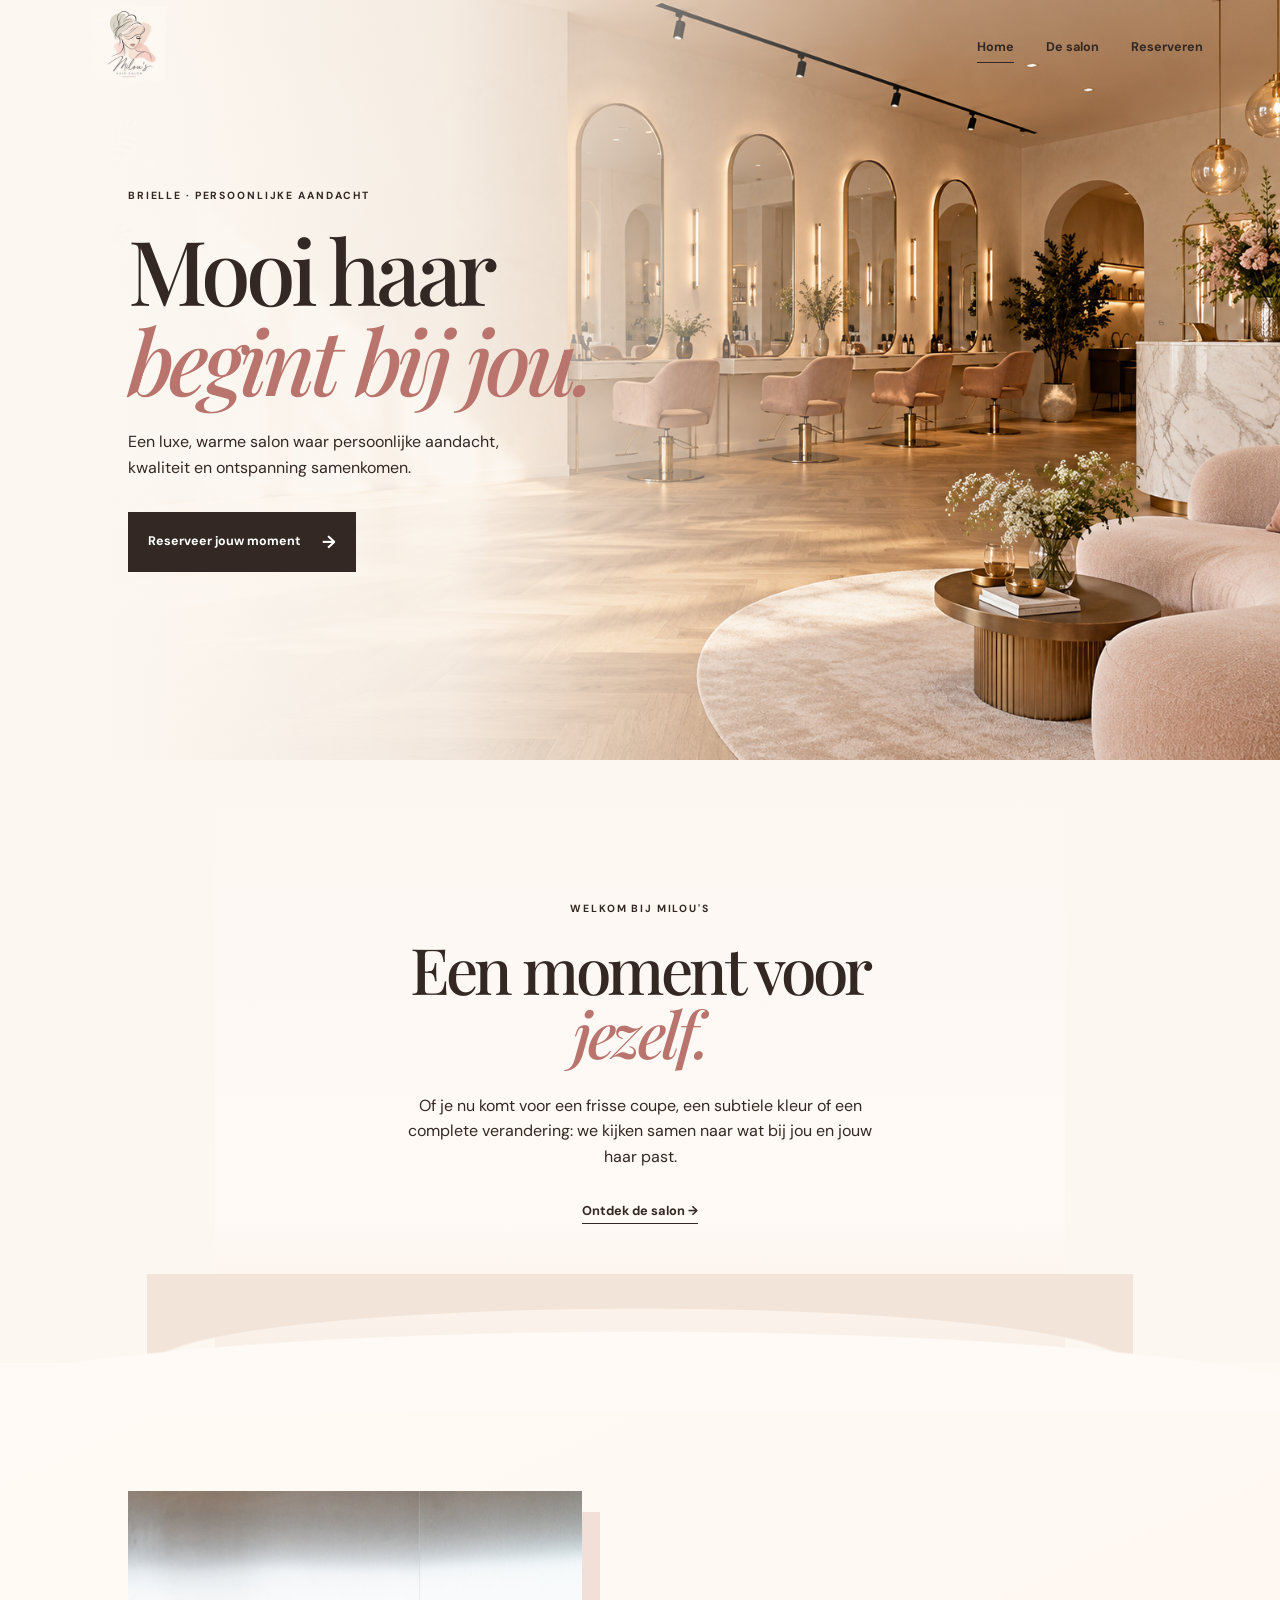
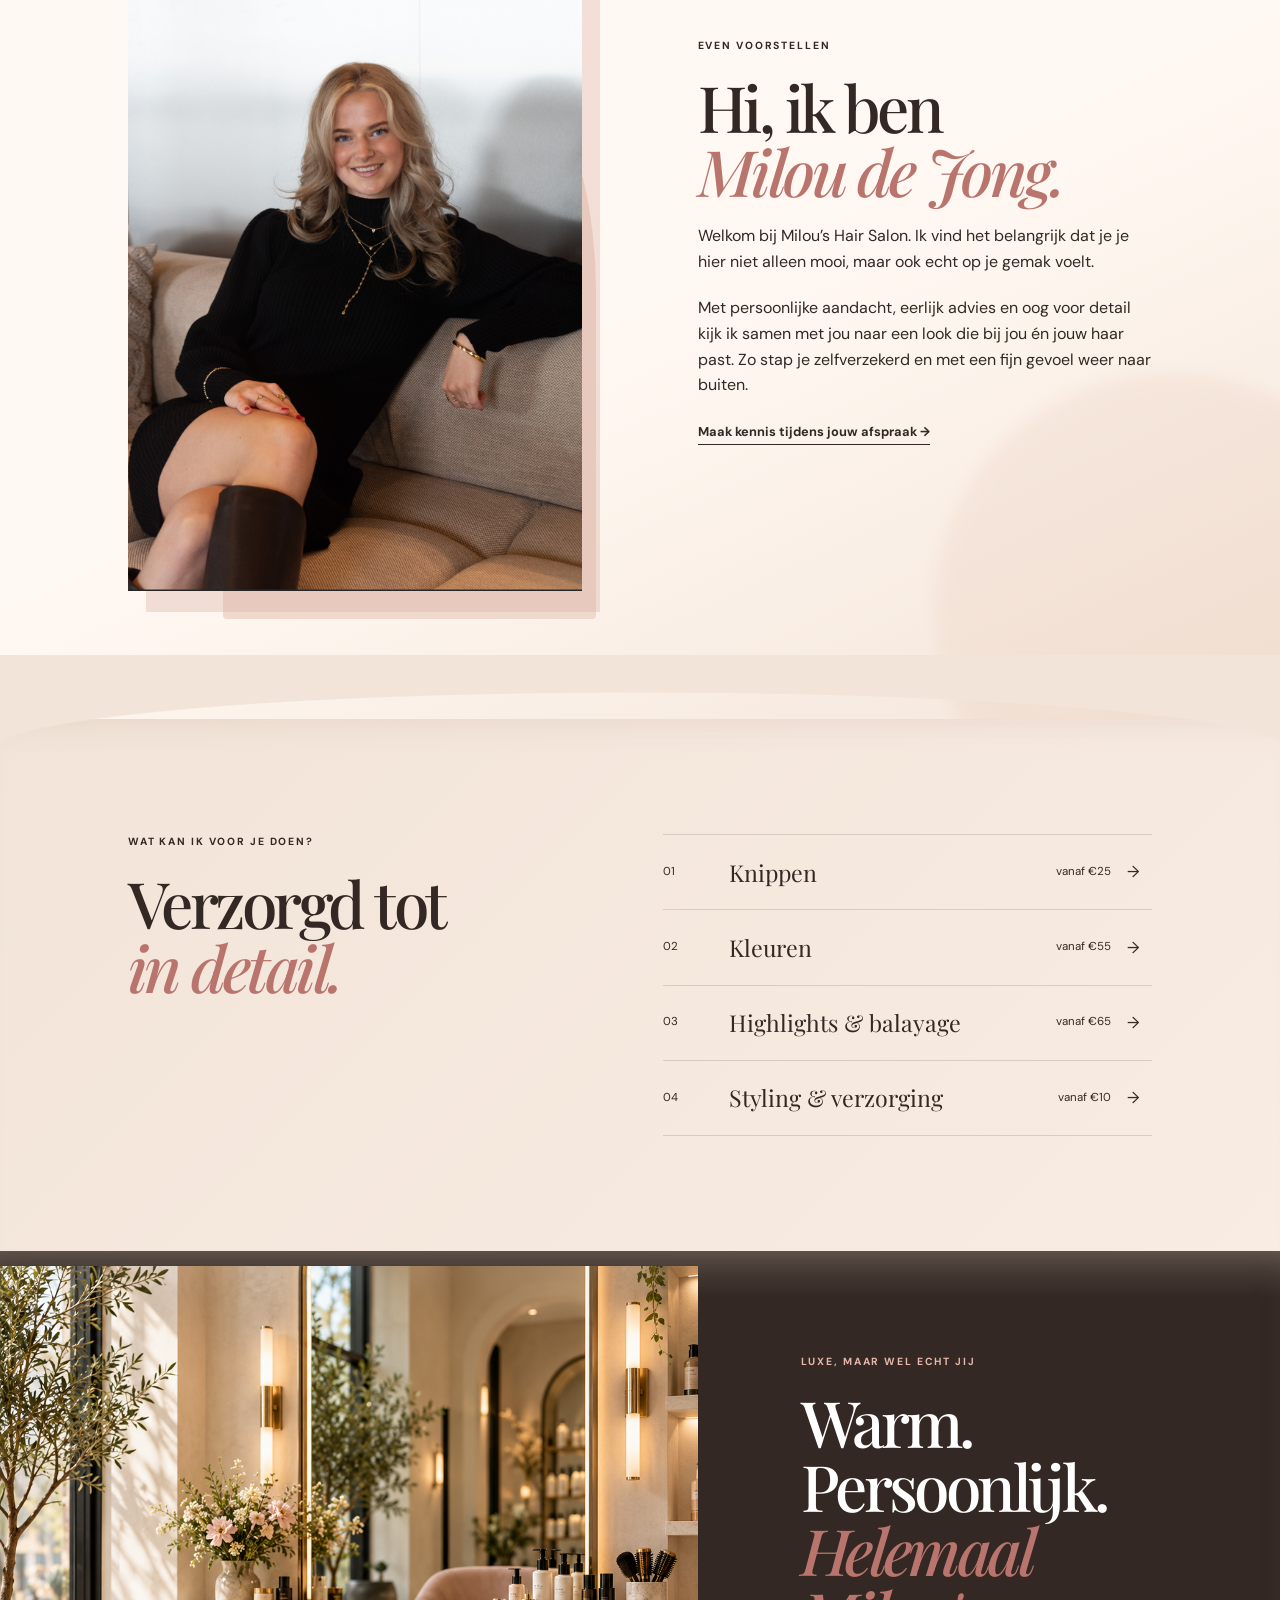
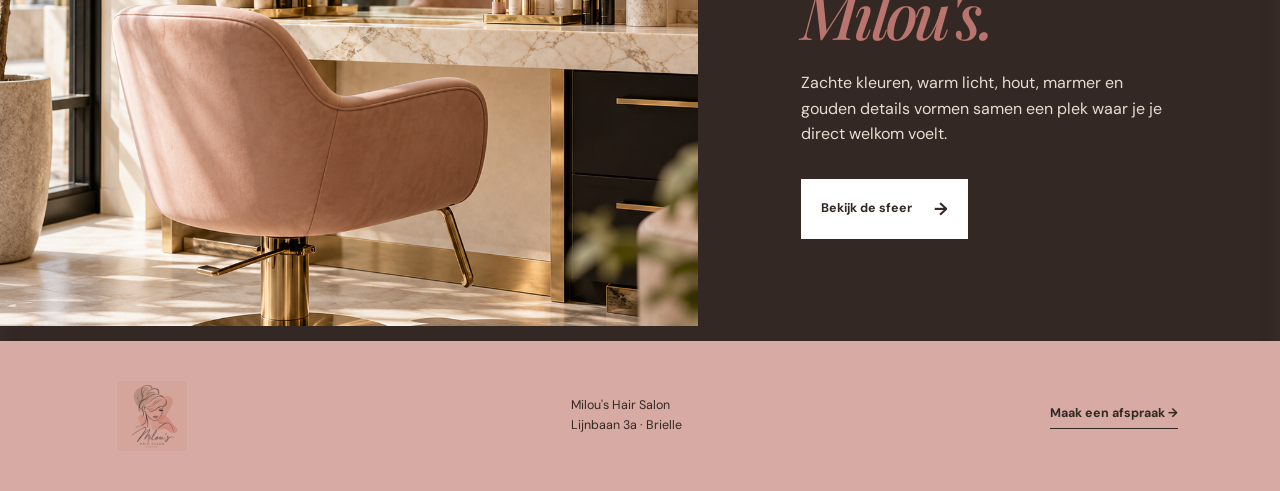
<file: index.html>
<!doctype html><html lang="nl"><head><meta charset="utf-8"><meta name="viewport" content="width=device-width,initial-scale=1"><title>Milou's Hair Salon | Brielle</title><link rel="preconnect" href="https://fonts.googleapis.com"><link rel="preconnect" href="https://fonts.gstatic.com" crossorigin><link href="https://fonts.googleapis.com/css2?family=DM+Sans:wght@400;500;600;700&family=Playfair+Display:ital,wght@0,500;0,600;1,500&display=swap" rel="stylesheet"><link rel="stylesheet" href="styles.css"></head><body><header><a href="index.html" class="brand"><img src="logo-milou.jpg" alt="Milou's Hair Salon"></a><button id="menu">Menu</button><nav><a class="active" href="index.html">Home</a><a href="salon.html">De salon</a><a href="reserveren.html">Reserveren</a></nav></header><main><section class="hero"><img src="salon-hero.png" alt="Interieur van Milou's Hair Salon"><div class="hero-copy"><p class="eyebrow">BRIELLE · PERSOONLIJKE AANDACHT</p><h1>Mooi haar<br><em>begint bij jou.</em></h1><p>Een luxe, warme salon waar persoonlijke aandacht, kwaliteit en ontspanning samenkomen.</p><a class="button" href="reserveren.html">Reserveer jouw moment <b>→</b></a></div><div class="hero-orb"></div></section><section class="intro"><p class="eyebrow">WELKOM BIJ MILOU'S</p><h2>Een moment voor<br><em>jezelf.</em></h2><p>Of je nu komt voor een frisse coupe, een subtiele kleur of een complete verandering: we kijken samen naar wat bij jou en jouw haar past.</p><a class="link" href="salon.html">Ontdek de salon →</a></section><section class="about-milou"><div class="milou-photo"><img src="milou-website.png?v=4" width="632" height="831" loading="eager" decoding="sync" fetchpriority="high" alt="Milou de Jong, eigenaresse van Milou's Hair Salon"></div><div class="milou-copy"><p class="eyebrow">EVEN VOORSTELLEN</p><h2>Hi, ik ben<br><em>Milou de Jong.</em></h2><p>Welkom bij Milou’s Hair Salon. Ik vind het belangrijk dat je je hier niet alleen mooi, maar ook echt op je gemak voelt.</p><p>Met persoonlijke aandacht, eerlijk advies en oog voor detail kijk ik samen met jou naar een look die bij jou én jouw haar past. Zo stap je zelfverzekerd en met een fijn gevoel weer naar buiten.</p><a class="link" href="reserveren.html">Maak kennis tijdens jouw afspraak →</a></div></section><section class="services"><div><p class="eyebrow">WAT KAN IK VOOR JE DOEN?</p><h2>Verzorgd tot<br><em>in detail.</em></h2></div><div class="service-list"><a href="reserveren.html"><span>01</span><b>Knippen</b><small>vanaf €25</small><i>→</i></a><a href="reserveren.html"><span>02</span><b>Kleuren</b><small>vanaf €55</small><i>→</i></a><a href="reserveren.html"><span>03</span><b>Highlights & balayage</b><small>vanaf €65</small><i>→</i></a><a href="reserveren.html"><span>04</span><b>Styling & verzorging</b><small>vanaf €10</small><i>→</i></a></div></section><section class="feature"><div class="feature-img"><img src="salon-chair.png" alt="Luxe kapplek bij Milou's Hair Salon"></div><div><p class="eyebrow">LUXE, MAAR WEL ECHT JIJ</p><h2>Warm. Persoonlijk.<br><em>Helemaal Milou's.</em></h2><p>Zachte kleuren, warm licht, hout, marmer en gouden details vormen samen een plek waar je je direct welkom voelt.</p><a class="button light" href="salon.html">Bekijk de sfeer <b>→</b></a></div></section></main><footer><img src="logo-milou.jpg" alt="Milou's Hair Salon"><p>Milou's Hair Salon<br>Lijnbaan 3a · Brielle</p><a href="reserveren.html">Maak een afspraak →</a></footer><script src="app.js"></script></body></html>
</file>
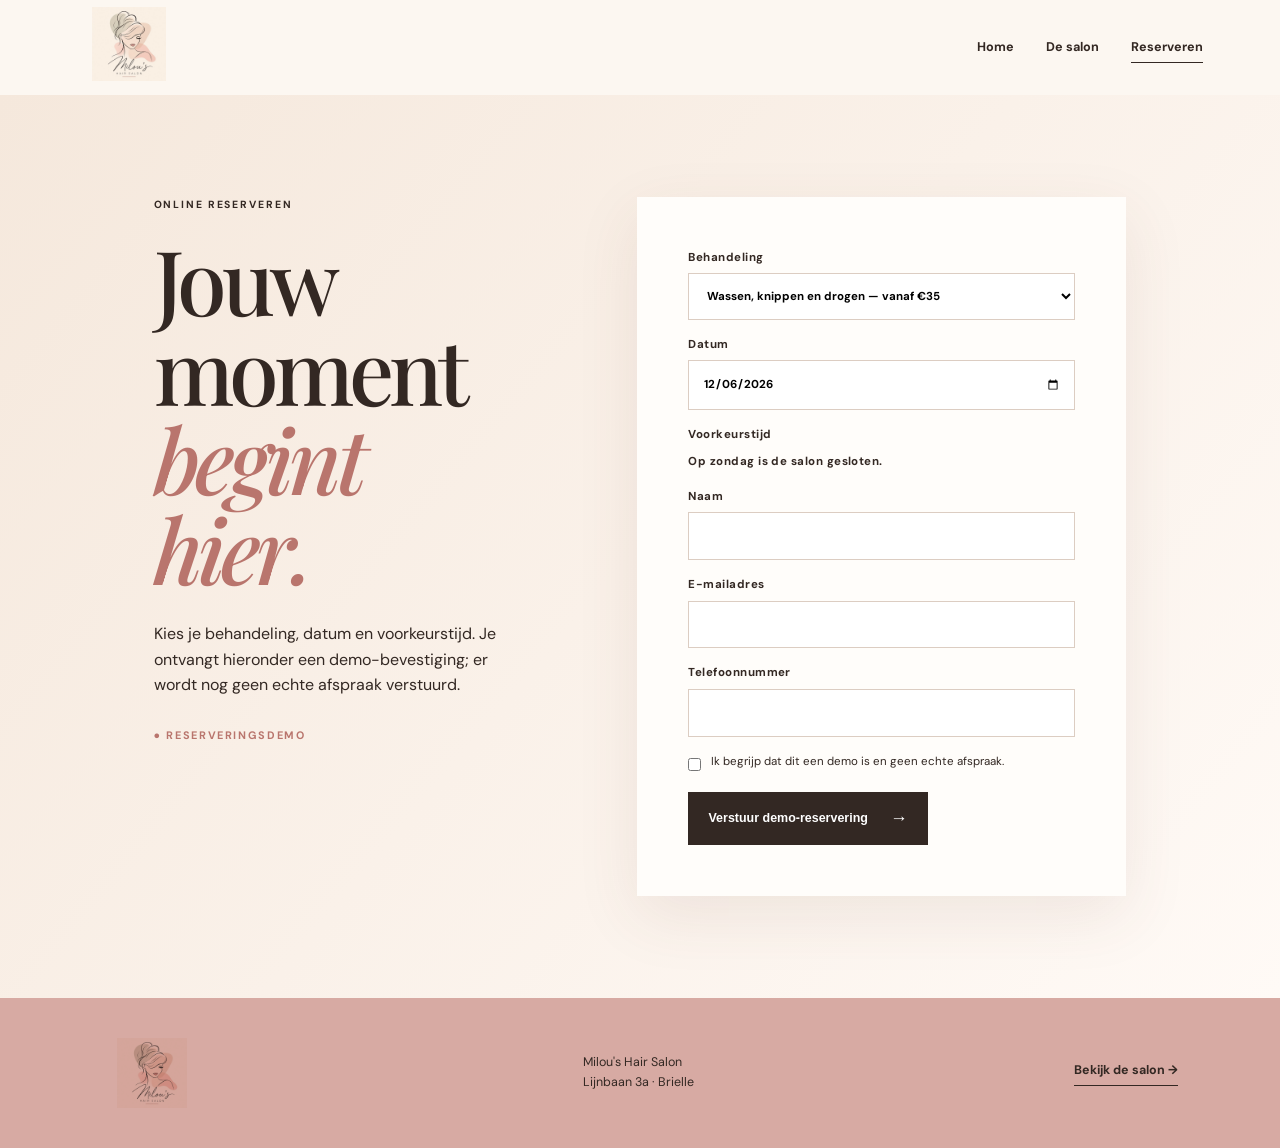
<file: reserveren.html>
<!doctype html><html lang="nl"><head><meta charset="utf-8"><meta name="viewport" content="width=device-width,initial-scale=1"><title>Reserveren | Milou's Hair Salon</title><link rel="preconnect" href="https://fonts.googleapis.com"><link rel="preconnect" href="https://fonts.gstatic.com" crossorigin><link href="https://fonts.googleapis.com/css2?family=DM+Sans:wght@400;500;600;700&family=Playfair+Display:ital,wght@0,500;0,600;1,500&display=swap" rel="stylesheet"><link rel="stylesheet" href="styles.css"></head><body><header class="plain"><a href="index.html" class="brand"><img src="logo-milou.jpg" alt="Milou's Hair Salon"></a><button id="menu">Menu</button><nav><a href="index.html">Home</a><a href="salon.html">De salon</a><a class="active" href="reserveren.html">Reserveren</a></nav></header><main class="booking-page"><section><p class="eyebrow">ONLINE RESERVEREN</p><h1>Jouw moment<br><em>begint hier.</em></h1><p>Kies je behandeling, datum en voorkeurstijd. Je ontvangt hieronder een demo-bevestiging; er wordt nog geen echte afspraak verstuurd.</p><div class="booking-note">● RESERVERINGSDEMO</div></section><form id="booking"><label>Behandeling<select id="service" required></select></label><label>Datum<input id="date" type="date" required></label><label>Voorkeurstijd<div id="times"></div><input id="time" type="hidden" required></label><label>Naam<input id="name" required></label><label>E-mailadres<input id="email" type="email" required></label><label>Telefoonnummer<input id="phone" type="tel" required></label><label class="check"><input type="checkbox" required>Ik begrijp dat dit een demo is en geen echte afspraak.</label><button class="button" type="submit">Verstuur demo-reservering <b>→</b></button><div id="success"><p class="eyebrow">BEDANKT</p><h2>Jouw aanvraag<br><em>staat klaar.</em></h2><p id="successText"></p></div></form></main><footer><img src="logo-milou.jpg" alt="Milou's Hair Salon"><p>Milou's Hair Salon<br>Lijnbaan 3a · Brielle</p><a href="salon.html">Bekijk de salon →</a></footer><script src="app.js"></script></body></html>
</file>
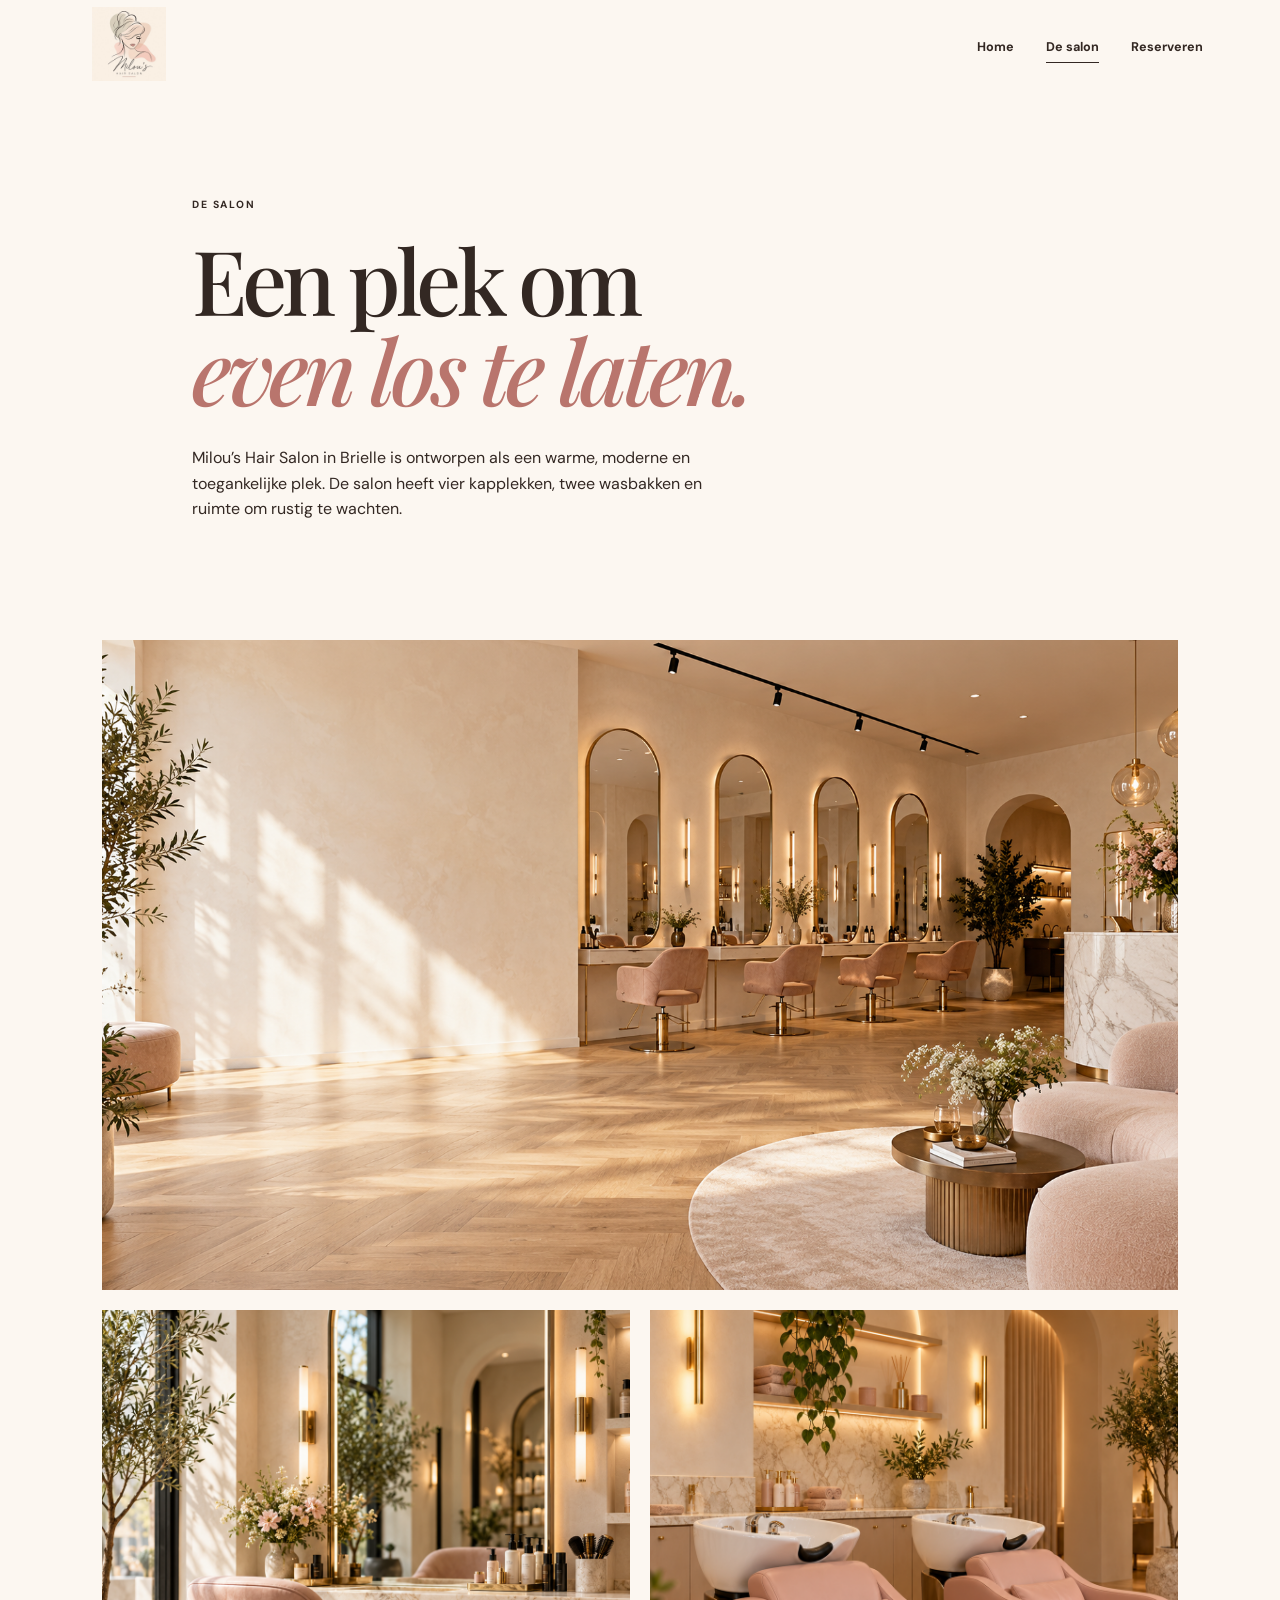
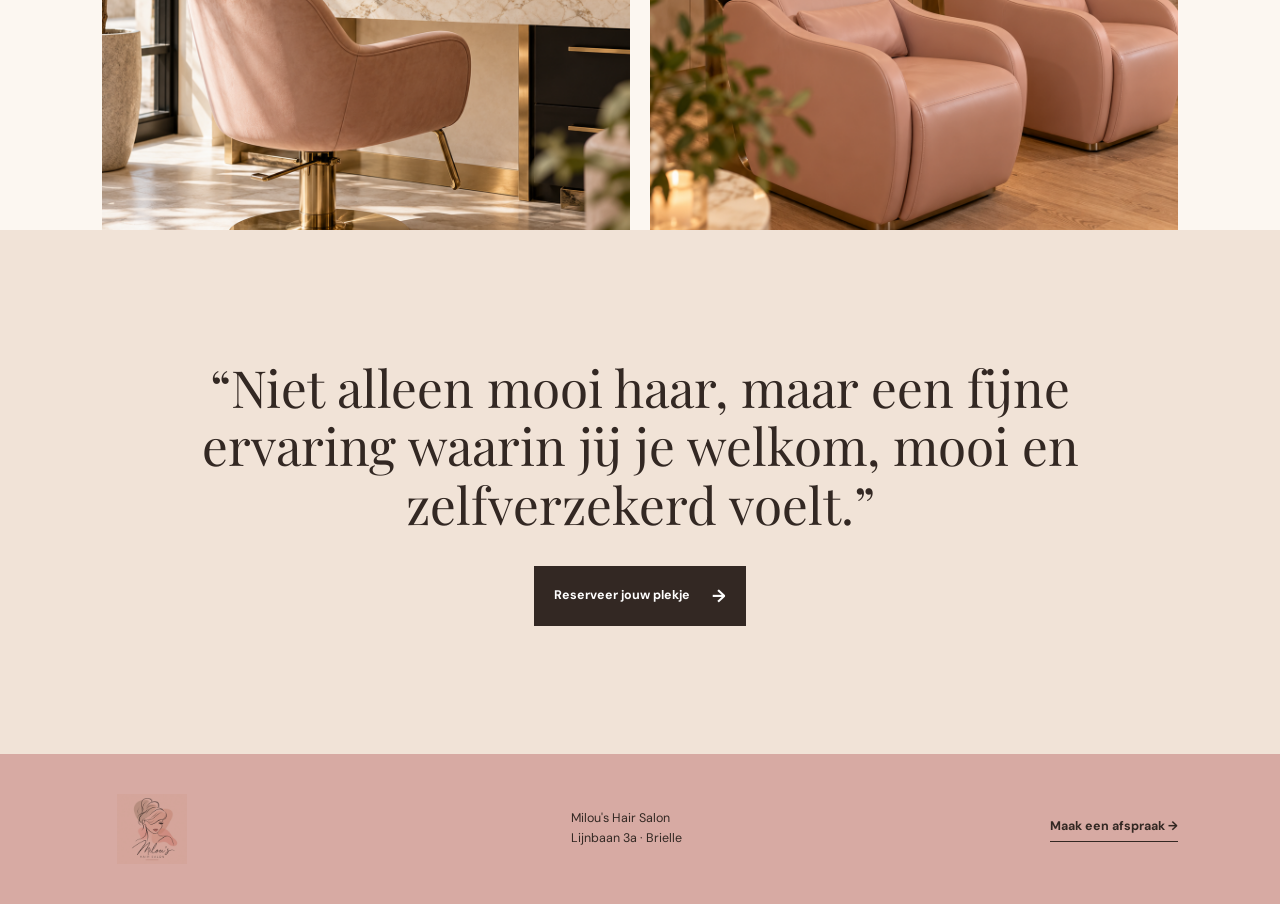
<file: salon.html>
<!doctype html><html lang="nl"><head><meta charset="utf-8"><meta name="viewport" content="width=device-width,initial-scale=1"><title>De salon | Milou's Hair Salon</title><link rel="preconnect" href="https://fonts.googleapis.com"><link rel="preconnect" href="https://fonts.gstatic.com" crossorigin><link href="https://fonts.googleapis.com/css2?family=DM+Sans:wght@400;500;600;700&family=Playfair+Display:ital,wght@0,500;0,600;1,500&display=swap" rel="stylesheet"><link rel="stylesheet" href="styles.css"></head><body><header class="plain"><a href="index.html" class="brand"><img src="logo-milou.jpg" alt="Milou's Hair Salon"></a><button id="menu">Menu</button><nav><a href="index.html">Home</a><a class="active" href="salon.html">De salon</a><a href="reserveren.html">Reserveren</a></nav></header><main class="page"><section class="page-head"><p class="eyebrow">DE SALON</p><h1>Een plek om<br><em>even los te laten.</em></h1><p>Milou’s Hair Salon in Brielle is ontworpen als een warme, moderne en toegankelijke plek. De salon heeft vier kapplekken, twee wasbakken en ruimte om rustig te wachten.</p></section><section class="gallery"><img class="wide" src="salon-hero.png" alt="Overzicht van de salon"><img src="salon-chair.png" alt="Kapplek met spiegel"><img src="salon-wash.png" alt="Wasruimte met twee wasstoelen"></section><section class="quote"><p>“Niet alleen mooi haar, maar een fijne ervaring waarin jij je welkom, mooi en zelfverzekerd voelt.”</p><a class="button" href="reserveren.html">Reserveer jouw plekje <b>→</b></a></section></main><footer><img src="logo-milou.jpg" alt="Milou's Hair Salon"><p>Milou's Hair Salon<br>Lijnbaan 3a · Brielle</p><a href="reserveren.html">Maak een afspraak →</a></footer><script src="app.js"></script></body></html>
</file>
<file: styles.css>
:root{--ink:#332823;--cream:#fcf7f1;--nude:#ead7c5;--pink:#d7aaa3;--rose:#b9756d;--gold:#a77545;--line:#33282326}*{box-sizing:border-box}html{scroll-behavior:smooth}body{margin:0;background:var(--cream);color:var(--ink);font:16px/1.6 'DM Sans',sans-serif}h1,h2{font-family:'Playfair Display',serif;font-weight:500;line-height:1;letter-spacing:-.055em;margin:0}h1{font-size:clamp(3.5rem,7vw,7rem)}h2{font-size:clamp(2.7rem,5vw,5rem)}em{color:var(--rose)}a{color:inherit;text-decoration:none}.eyebrow{font-size:.65rem;font-weight:700;letter-spacing:.18em;margin:0 0 1.25rem}header{height:95px;display:flex;align-items:center;justify-content:space-between;padding:0 clamp(1.2rem,6vw,7rem);position:absolute;z-index:4;inset:0 0 auto}.plain{position:relative;background:var(--cream)}.brand img{width:105px;height:74px;object-fit:contain;mix-blend-mode:multiply}nav{display:flex;gap:2rem;font-size:.79rem;font-weight:700}nav a{border-bottom:1px solid transparent;padding:.3rem 0}nav a.active,nav a:hover{border-color:var(--ink)}#menu{display:none;border:0;background:none;font:700 .8rem 'DM Sans'}.hero{min-height:760px;position:relative;overflow:hidden;display:flex;align-items:center}.hero>img{position:absolute;inset:0;width:100%;height:100%;object-fit:cover}.hero:after{content:"";position:absolute;inset:0;background:linear-gradient(90deg,#fcf7f1 8%,#fcf7f1d9 35%,#fcf7f100 72%)}.hero-copy{z-index:1;max-width:650px;margin-left:clamp(1.3rem,10vw,12rem)}.hero-copy>p:not(.eyebrow){max-width:390px;margin:1.6rem 0 2rem}.button{display:inline-flex;gap:1.4rem;align-items:center;background:var(--ink);color:#fff;padding:1rem 1.25rem;font-size:.78rem;font-weight:700;border:0;cursor:pointer}.button:hover{background:var(--rose);transform:translateY(-2px)}.button.light{background:#fff;color:var(--ink)}.button b{font-size:1.1rem}.intro{padding:clamp(5rem,11vw,11rem) 15%;text-align:center;margin:auto;max-width:850px}.intro>p:not(.eyebrow){max-width:530px;margin:1.7rem auto}.link{font-size:.8rem;font-weight:bold;border-bottom:1px solid;padding-bottom:.25rem}.services{display:grid;grid-template-columns:1fr 1.1fr;gap:7vw;padding:clamp(4rem,9vw,9rem) clamp(1.3rem,10vw,12rem);background:#f2e4d8}.service-list{border-top:1px solid var(--line)}.service-list a{display:grid;grid-template-columns:50px 1fr auto 25px;gap:1rem;align-items:center;padding:1.35rem 0;border-bottom:1px solid var(--line)}.service-list span,.service-list small{font-size:.72rem}.service-list b{font:1.45rem 'Playfair Display'}.service-list i{font-style:normal}.feature{display:grid;grid-template-columns:1.2fr 1fr;align-items:center;background:var(--ink);color:#fff}.feature-img{height:660px;overflow:hidden}.feature img{height:100%;width:100%;object-fit:cover;transition:transform .6s}.feature:hover img{transform:scale(1.04)}.feature>div:last-child{padding:clamp(3rem,8vw,9rem)}.feature p:not(.eyebrow){color:#e9ddd2;margin:1.5rem 0 2rem}.feature .eyebrow{color:#e7b7ac}.page-head{padding:clamp(4rem,8vw,9rem) 15%;max-width:1000px}.page-head p:last-child{max-width:550px;margin-top:2rem}.gallery{display:grid;grid-template-columns:1fr 1fr;gap:1.2rem;padding:0 8vw}.gallery img{width:100%;height:520px;object-fit:cover}.gallery .wide{grid-column:1/-1;height:650px}.quote{text-align:center;padding:clamp(5rem,10vw,10rem) 14%;background:#f1e3d7}.quote p{font:clamp(2rem,4vw,4rem)/1.15 'Playfair Display';margin:0 auto 2rem;max-width:950px}.booking-page{padding:clamp(4rem,8vw,8rem) 12%;display:grid;grid-template-columns:.8fr 1.1fr;gap:10vw;background:linear-gradient(130deg,#f5e8dc,#fffaf6)}.booking-page section>p:not(.eyebrow){max-width:400px;margin:1.8rem 0}.booking-note{font-size:.68rem;letter-spacing:.15em;font-weight:bold;color:var(--rose)}form{background:#fffdfa;padding:clamp(1.5rem,4vw,4rem);box-shadow:0 20px 60px #6f423018}label{display:block;font-size:.72rem;font-weight:700;letter-spacing:.04em;margin-bottom:1rem}input,select{display:block;width:100%;margin-top:.4rem;padding:.85rem;border:1px solid #dccdc2;background:#fff;font:inherit}.check{display:flex;gap:.6rem;align-items:start;font-weight:400;letter-spacing:0}.check input{width:auto;margin:.3rem 0}#times{display:flex;flex-wrap:wrap;gap:.5rem;margin-top:.55rem}.time{border:0;padding:.6rem .8rem;background:#f5e9e1;font:700 .75rem 'DM Sans';cursor:pointer}.time.active{background:var(--ink);color:#fff}#success{display:none;text-align:center;padding:1.5rem 0}footer{background:var(--pink);padding:2.5rem 8vw;display:flex;align-items:center;justify-content:space-between;font-size:.78rem}footer img{width:100px;height:70px;object-fit:contain;mix-blend-mode:multiply}footer p{margin:0}footer a{font-weight:bold;border-bottom:1px solid;padding-bottom:.25rem}@media(max-width:760px){header{height:76px;padding:0 1.2rem}.brand img{width:80px;height:55px}#menu{display:block}nav{display:none;position:absolute;top:76px;left:0;right:0;background:#fffaf6;padding:1.4rem;flex-direction:column;gap:1rem}nav.open{display:flex}.hero{min-height:680px}.hero:after{background:linear-gradient(90deg,#fcf7f1ec,#fcf7f180)}.hero-copy{margin:16rem 1.3rem 0}.services,.feature,.booking-page{grid-template-columns:1fr;gap:3rem}.feature-img{height:400px}.gallery{grid-template-columns:1fr;padding:0 1.3rem}.gallery .wide,.gallery img{grid-column:auto;height:400px}.booking-page{padding:5rem 1.3rem}footer{display:grid;gap:1rem}.service-list a{grid-template-columns:35px 1fr auto}.service-list i{display:none}}

.about-milou{display:grid;grid-template-columns:1fr 1fr;align-items:center;gap:clamp(3rem,9vw,11rem);padding:clamp(5rem,10vw,10rem) clamp(1.3rem,10vw,12rem);background:#fffaf5}.milou-photo{height:min(700px,58vw);position:relative;isolation:isolate}.milou-photo:before{content:"";position:absolute;width:82%;height:90%;background:#efd9cc;right:-3%;bottom:-4%;z-index:-1;border-radius:48% 48% 4px 4px}.milou-photo img{width:100%;height:100%;object-fit:cover;object-position:center 38%;box-shadow:18px 21px 0 #d9aba055}.milou-copy{max-width:510px}.milou-copy p:not(.eyebrow){margin:1.3rem 0}.milou-copy .link{margin-top:1rem}@media(max-width:760px){.about-milou{grid-template-columns:1fr;padding:5rem 1.3rem;gap:3rem}.milou-photo{height:560px;max-height:90vw}.milou-photo:before{right:-.5rem}}

.milou-photo img{image-rendering:auto;-ms-interpolation-mode:bicubic;backface-visibility:hidden}

/* Zachte verbindingen tussen de verschillende delen van de site. */
main{overflow:hidden}
.intro{position:relative;background:linear-gradient(180deg,#fcf7f1 0%,#fffaf6 76%,#f8eee6 100%)}
.intro:after{content:"";position:absolute;left:-8%;right:-8%;bottom:-1px;height:90px;background:radial-gradient(80% 100% at 50% 100%,transparent 61%,#f2e4d8 62%);pointer-events:none}
.about-milou{position:relative;background:linear-gradient(155deg,#fffaf5 0%,#fff8f2 56%,#f4e5d9 100%)}
.about-milou:before{content:"";position:absolute;top:-80px;left:-10%;width:120%;height:130px;background:radial-gradient(75% 100% at 50% 100%,#fffaf5 62%,transparent 63%);pointer-events:none}
.about-milou:after{content:"";position:absolute;right:-10vw;bottom:-10vw;width:37vw;min-width:300px;aspect-ratio:1;background:#e8c7b6;border-radius:50%;filter:blur(8px);opacity:.24;pointer-events:none}
.milou-photo,.milou-copy{position:relative;z-index:1}
.services{position:relative;background:linear-gradient(135deg,#f2e4d8 0%,#f8ece3 100%);box-shadow:inset 0 32px 48px -48px #84544544}
.services:before{content:"";position:absolute;top:-64px;left:-8%;right:-8%;height:95px;background:radial-gradient(72% 100% at 50% 100%,transparent 60%,#f2e4d8 61%);pointer-events:none}
.feature{position:relative;box-shadow:inset 0 28px 55px -48px #f9dfcf80}
.feature:before{content:"";position:absolute;top:-1px;left:0;right:0;height:48px;background:linear-gradient(180deg,#f4e6db 0%,transparent 100%);opacity:.12;z-index:1;pointer-events:none}
@media(max-width:760px){
  body{font-size:15px;overflow-x:hidden}
  h1{font-size:clamp(3.1rem,15vw,4.65rem);letter-spacing:-.065em}
  h2{font-size:clamp(2.55rem,12vw,3.7rem)}
  .hero{min-height:100svh;align-items:flex-end}
  .hero>img{object-position:62% center}
  .hero:after{background:linear-gradient(180deg,#fcf7f160 0%,#fcf7f1cc 43%,#fcf7f1 85%)}
  .hero-copy{margin:0 1.35rem 4.2rem;max-width:25rem}
  .hero-copy>p:not(.eyebrow){margin:1.15rem 0 1.55rem}
  .button{padding:.95rem 1.1rem}
  .intro{padding:5rem 1.45rem 6.25rem}
  .intro:after{height:60px}
  .about-milou{padding:5.25rem 1.35rem 5.5rem;gap:2.5rem}
  .about-milou:before{top:-47px;height:73px}
  .milou-photo{height:min(122vw,590px);max-height:none}
  .milou-photo img{object-position:center 35%;box-shadow:10px 13px 0 #d9aba044}
  .services{padding:5.5rem 1.35rem 4.5rem;gap:2.3rem}
  .services:before{top:-43px;height:65px}
  .service-list a{padding:1.1rem 0;gap:.65rem}
  .service-list b{font-size:1.25rem}
  .feature-img{height:72vw;min-height:315px}
  .feature>div:last-child{padding:3.6rem 1.35rem 4.2rem}
  .page-head{padding:7rem 1.35rem 4rem}
  .gallery{gap:.8rem}
  .gallery .wide,.gallery img{height:75vw;min-height:280px}
  .quote{padding:5rem 1.35rem}
  form{padding:1.4rem}
  footer{padding:2.25rem 1.35rem}
}
</file>
